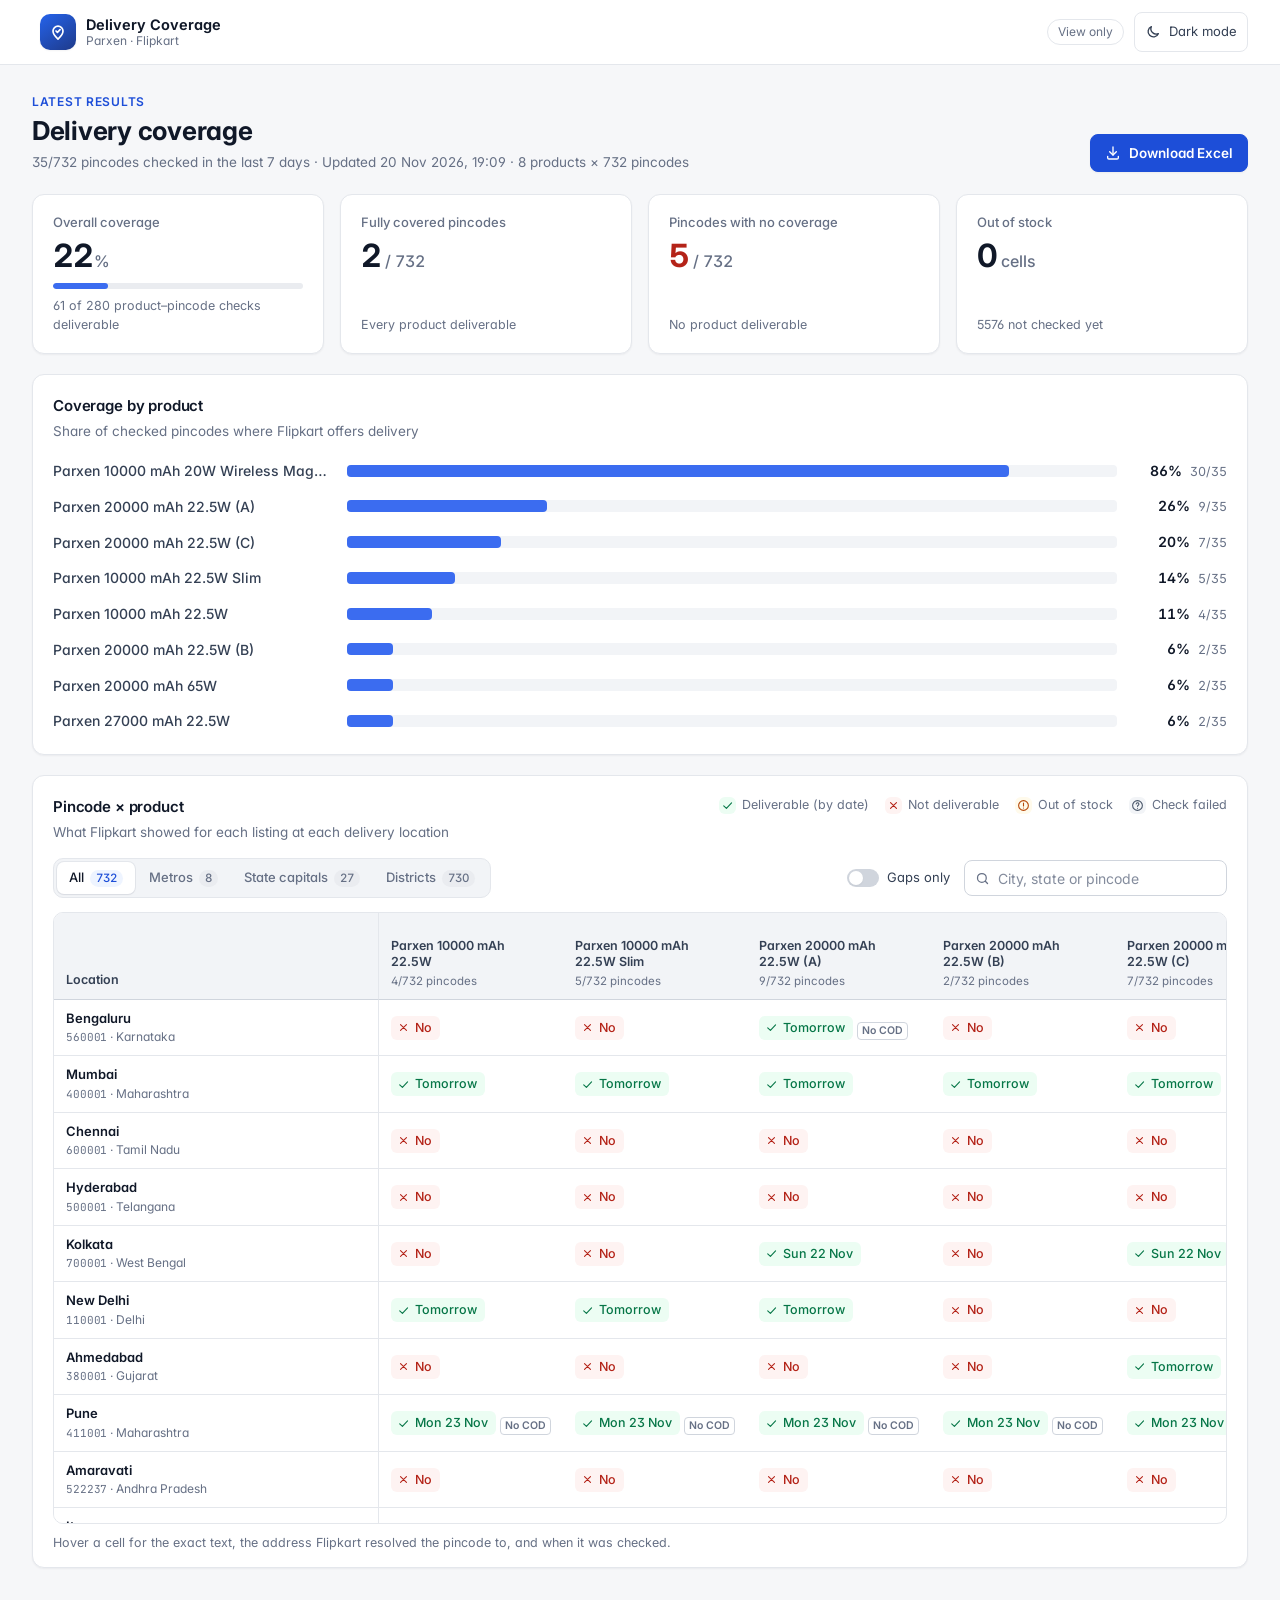
<file: site/index.html>
<!doctype html>
<html lang="en" data-theme="light">
<head>
  <meta charset="utf-8">
  <meta name="viewport" content="width=device-width, initial-scale=1">
  <meta name="robots" content="noindex, nofollow">
  <title>Delivery Coverage</title>
  <script>
    try { if (localStorage.getItem('theme') === 'dark') document.documentElement.dataset.theme = 'dark'; } catch (e) {}
  </script>
  <link rel="preconnect" href="https://fonts.googleapis.com">
  <link rel="preconnect" href="https://fonts.gstatic.com" crossorigin>
  <link rel="stylesheet" href="https://fonts.googleapis.com/css2?family=Inter:wght@400;500;600;700&family=JetBrains+Mono:wght@500&display=swap">
  <link rel="stylesheet" href="style.css">
  <link rel="icon" href="data:image/svg+xml,%3Csvg xmlns='http://www.w3.org/2000/svg' viewBox='0 0 32 32'%3E%3Crect width='32' height='32' rx='8' fill='%231d4ed8'/%3E%3Cpath d='M16 26s-7-6.2-7-11.2a7 7 0 0 1 14 0C23 19.8 16 26 16 26z' fill='none' stroke='white' stroke-width='2.2'/%3E%3C/svg%3E">
  <style>
    /* hosted, read-only layout: a top bar instead of the admin sidebar */
    .topbar { position: sticky; top: 0; z-index: 20; display: flex; align-items: center; justify-content: space-between;
      gap: 12px; padding: 10px 32px; background: var(--surface); border-bottom: 1px solid var(--border); }
    .topbar .theme-btn { width: auto; }
    .ro-badge { display: inline-flex; align-items: center; gap: 6px; font-size: 12px; color: var(--muted);
      border: 1px solid var(--border); border-radius: 999px; padding: 3px 10px; }
    .wrap { margin: 0 auto; }
    .load-error { padding: 48px 24px; text-align: center; }
    @media (max-width: 860px) { .topbar { padding: 10px 16px; } .ro-badge { display: none; } }
  </style>
</head>
<body>
  <header class="topbar">
    <span class="brand">
      <span class="brand-mark"><svg class="ico" width="20" height="20" viewBox="0 0 24 24" fill="none" stroke="currentColor" stroke-width="2" stroke-linecap="round" stroke-linejoin="round" aria-hidden="true"><path d="M12 20.5s-6-5.3-6-9.6a6 6 0 0 1 12 0c0 4.3-6 9.6-6 9.6z"/><path d="m9.6 10.8 1.7 1.7 3.2-3.4"/></svg></span>
      <span class="brand-text"><b>Delivery Coverage</b><small>Parxen · Flipkart</small></span>
    </span>
    <span style="display:flex;align-items:center;gap:10px">
      <span class="ro-badge">View only</span>
      <button class="theme-btn" type="button" id="themeBtn" aria-label="Switch colour theme">
        <span class="t-light"><svg class="ico" width="16" height="16" viewBox="0 0 24 24" fill="none" stroke="currentColor" stroke-width="2" stroke-linecap="round" stroke-linejoin="round" aria-hidden="true"><path d="M20 14.5A8 8 0 0 1 9.5 4a8 8 0 1 0 10.5 10.5z"/></svg> Dark mode</span>
        <span class="t-dark"><svg class="ico" width="16" height="16" viewBox="0 0 24 24" fill="none" stroke="currentColor" stroke-width="2" stroke-linecap="round" stroke-linejoin="round" aria-hidden="true"><circle cx="12" cy="12" r="4"/><path d="M12 2v2M12 20v2M4.9 4.9l1.4 1.4M17.7 17.7l1.4 1.4M2 12h2M20 12h2M4.9 19.1l1.4-1.4M17.7 6.3l1.4-1.4"/></svg> Day mode</span>
      </button>
    </span>
  </header>
  <main class="main wrap" id="app">
    <p class="muted" style="padding:40px 0">Loading the latest results…</p>
  </main>
  <script src="app.js"></script>
</body>
</html>
</file>
<file: site/style.css>
/* ============================================================ tokens */
:root, :root[data-theme="light"] {
  color-scheme: light;
  --bg: #f6f7f9;
  --surface: #ffffff;
  --surface-2: #f2f4f7;
  --surface-3: #eaecf0;
  --border: #e4e7ec;
  --border-strong: #d0d5dd;
  --text: #101828;
  --text-2: #344054;
  --muted: #667085;
  --accent: #1d4ed8;
  --accent-hover: #1e40af;
  --accent-soft: #eef4ff;
  --accent-ink: #ffffff;
  --bar: #3b6cf0;
  --ok: #067647;   --ok-bg: #ecfdf3;   --ok-line: #abefc6;
  --no: #b42318;   --no-bg: #fef3f2;   --no-line: #fecdca;
  --warn: #b54708; --warn-bg: #fffaeb; --warn-line: #fedf89;
  --err: #475467;  --err-bg: #f2f4f7;  --err-line: #d0d5dd;
  --metro: #5925dc; --metro-bg: #f4f3ff;
  --capital: #026aa2; --capital-bg: #f0f9ff;
  --shadow: 0 1px 2px rgba(16, 24, 40, .05);
  --shadow-lg: 0 12px 24px -6px rgba(16, 24, 40, .12), 0 4px 8px -4px rgba(16, 24, 40, .06);
  --radius: 12px;
  --radius-sm: 8px;
  --side-w: 248px;
}
:root[data-theme="dark"] {
  color-scheme: dark;
  --bg: #0c111d;
  --surface: #161b26;
  --surface-2: #1f242f;
  --surface-3: #262c38;
  --border: #2a303c;
  --border-strong: #353c4a;
  --text: #f5f5f6;
  --text-2: #cecfd2;
  --muted: #94969c;
  --accent: #528bff;
  --accent-hover: #6d9dff;
  --accent-soft: #172443;
  --accent-ink: #0c111d;
  --bar: #528bff;
  --ok: #47cd89;   --ok-bg: #0c2a1c;   --ok-line: #11553a;
  --no: #f97066;   --no-bg: #2d1414;   --no-line: #5c1d16;
  --warn: #fdb022; --warn-bg: #2e2109; --warn-line: #5f3a0c;
  --err: #94969c;  --err-bg: #1f242f;  --err-line: #353c4a;
  --metro: #a48afb; --metro-bg: #231a46;
  --capital: #7cd4fd; --capital-bg: #0b2a3c;
  --shadow: 0 1px 2px rgba(0, 0, 0, .3);
  --shadow-lg: 0 12px 24px -6px rgba(0, 0, 0, .5);
}

/* ============================================================ base */
* { box-sizing: border-box; }
html, body { margin: 0; }
body {
  background: var(--bg); color: var(--text);
  font: 14px/1.5 "Inter", "Segoe UI", system-ui, -apple-system, sans-serif;
  font-feature-settings: "cv11", "ss01"; -webkit-font-smoothing: antialiased;
}
h1, h2 { margin: 0; letter-spacing: -0.01em; }
h1 { font-size: 26px; font-weight: 700; line-height: 1.25; }
h2 { font-size: 15px; font-weight: 600; }
p { margin: 0; }
a { color: inherit; }
.mono { font-family: "JetBrains Mono", Consolas, ui-monospace, monospace; font-size: .92em; letter-spacing: -0.01em; }
.muted { color: var(--muted); }
.danger-text { color: var(--no) !important; }
.warn-text { color: var(--warn) !important; }
.sr { position: absolute; width: 1px; height: 1px; overflow: hidden; clip: rect(0 0 0 0); }
.ico { flex: none; display: inline-block; vertical-align: middle; }
[hidden] { display: none !important; }
:focus-visible { outline: 2px solid var(--accent); outline-offset: 2px; border-radius: 6px; }

/* ============================================================ shell */
.shell { display: grid; grid-template-columns: var(--side-w) minmax(0, 1fr); min-height: 100vh; }
.side {
  position: sticky; top: 0; height: 100vh; display: flex; flex-direction: column; gap: 20px;
  padding: 20px 14px; background: var(--surface); border-right: 1px solid var(--border);
}
.brand { display: flex; align-items: center; gap: 10px; text-decoration: none; padding: 4px 8px; }
.brand-mark {
  width: 36px; height: 36px; border-radius: 10px; display: grid; place-items: center;
  background: linear-gradient(145deg, #2563eb, #1e3a8a); color: #fff; box-shadow: var(--shadow);
}
.brand-text { display: flex; flex-direction: column; line-height: 1.2; }
.brand-text b { font-size: 14.5px; font-weight: 650; }
.brand-text small { color: var(--muted); font-size: 12px; }
.nav { display: flex; flex-direction: column; gap: 2px; }
.nav a {
  display: flex; align-items: center; gap: 10px; padding: 9px 10px; border-radius: var(--radius-sm);
  color: var(--text-2); text-decoration: none; font-weight: 500;
}
.nav a .ico { color: var(--muted); }
.nav a:hover { background: var(--surface-2); color: var(--text); }
.nav a.on { background: var(--accent-soft); color: var(--accent); }
.nav a.on .ico { color: var(--accent); }
.side-foot { margin-top: auto; display: flex; flex-direction: column; gap: 8px; }
.live {
  display: flex; align-items: center; gap: 8px; padding: 8px 10px; border-radius: var(--radius-sm);
  background: var(--accent-soft); color: var(--accent); text-decoration: none; font-size: 13px; font-weight: 500;
}
.pulse { width: 8px; height: 8px; border-radius: 50%; background: currentColor; position: relative; flex: none; }
.pulse::after { content: ""; position: absolute; inset: -4px; border-radius: 50%; border: 2px solid currentColor; opacity: 0; animation: ping 1.6s ease-out infinite; }
@keyframes ping { 0% { transform: scale(.5); opacity: .7; } 100% { transform: scale(1.4); opacity: 0; } }
.theme-btn {
  display: flex; align-items: center; justify-content: flex-start; gap: 8px; width: 100%;
  padding: 9px 10px; border-radius: var(--radius-sm); border: 1px solid var(--border);
  background: transparent; color: var(--text-2); font: inherit; font-size: 13px; cursor: pointer;
}
.theme-btn:hover { background: var(--surface-2); }
.theme-btn span { display: inline-flex; align-items: center; gap: 8px; }
:root[data-theme="dark"] .t-light, :root:not([data-theme="dark"]) .t-dark { display: none; }

.main { padding: 28px 32px 48px; min-width: 0; max-width: 1480px; width: 100%; }

/* ============================================================ page head */
.page-head { display: flex; justify-content: space-between; align-items: flex-end; gap: 16px 24px; flex-wrap: wrap; margin-bottom: 22px; }
.eyebrow { font-size: 12px; font-weight: 600; letter-spacing: .06em; text-transform: uppercase; color: var(--accent); margin-bottom: 4px; }
.sub { color: var(--muted); font-size: 13.5px; margin-top: 4px; }
.page-head .sub { display: flex; align-items: center; gap: 6px; flex-wrap: wrap; }
.head-actions { display: flex; gap: 8px; flex-wrap: wrap; }
.head-actions form { margin: 0; }

/* ============================================================ buttons & badges */
.btn {
  display: inline-flex; align-items: center; justify-content: center; gap: 8px;
  height: 38px; padding: 0 14px; border-radius: var(--radius-sm); border: 1px solid var(--border-strong);
  background: var(--surface); color: var(--text-2); font: inherit; font-weight: 600; font-size: 13.5px;
  cursor: pointer; text-decoration: none; white-space: nowrap; box-shadow: var(--shadow);
  transition: background .15s, border-color .15s, color .15s;
}
.btn:hover { background: var(--surface-2); color: var(--text); }
.btn.primary { background: var(--accent); border-color: var(--accent); color: var(--accent-ink); }
.btn.primary:hover { background: var(--accent-hover); border-color: var(--accent-hover); }
.btn.lg { height: 44px; padding: 0 20px; font-size: 14.5px; }
.btn.block { width: 100%; }
.btn.ghost { box-shadow: none; background: transparent; }
.btn.danger { color: var(--no); }
.btn.danger:hover { background: var(--no-bg); border-color: var(--no-line); }
.icon-btn {
  width: 32px; height: 32px; display: inline-grid; place-items: center; border-radius: var(--radius-sm);
  border: 1px solid transparent; background: transparent; color: var(--muted); cursor: pointer; text-decoration: none;
}
.icon-btn:hover { background: var(--surface-2); color: var(--text); border-color: var(--border); }
.icon-btn.danger:hover { color: var(--no); background: var(--no-bg); border-color: var(--no-line); }

.badge {
  display: inline-flex; align-items: center; gap: 4px; padding: 1px 8px; border-radius: 999px;
  font-size: 12px; font-weight: 500; line-height: 20px; white-space: nowrap;
  background: var(--err-bg); color: var(--err); border: 1px solid var(--err-line);
}
.b-done { background: var(--ok-bg); color: var(--ok); border-color: var(--ok-line); }
.b-running, .b-stopping { background: var(--accent-soft); color: var(--accent); border-color: transparent; }
.b-failed { background: var(--no-bg); color: var(--no); border-color: var(--no-line); }
.b-stopped { background: var(--warn-bg); color: var(--warn); border-color: var(--warn-line); }
.b-metro { background: var(--metro-bg); color: var(--metro); border-color: transparent; }
.b-capital { background: var(--capital-bg); color: var(--capital); border-color: transparent; }

/* ============================================================ cards */
.card { background: var(--surface); border: 1px solid var(--border); border-radius: var(--radius); box-shadow: var(--shadow); }
.panel { padding: 20px; margin-bottom: 20px; }
.panel-head { display: flex; justify-content: space-between; align-items: flex-start; gap: 12px 20px; flex-wrap: wrap; margin-bottom: 16px; }
.hint { color: var(--muted); font-size: 12.5px; margin-top: 10px; display: flex; align-items: center; gap: 6px; }

/* toasts */
.toasts { position: fixed; top: 18px; right: 18px; z-index: 50; display: flex; flex-direction: column; gap: 8px; }
.toast {
  display: flex; align-items: center; gap: 10px; padding: 11px 14px; max-width: 420px;
  background: var(--surface); border: 1px solid var(--border); border-left: 3px solid var(--accent);
  border-radius: var(--radius-sm); box-shadow: var(--shadow-lg); font-size: 13.5px; transition: opacity .4s, transform .4s;
}
.toast.ok { border-left-color: var(--ok); } .toast.ok .ico { color: var(--ok); }
.toast.warn { border-left-color: var(--warn); } .toast.warn .ico { color: var(--warn); }
.toast.info .ico { color: var(--accent); }
.toast.hide { opacity: 0; transform: translateY(-6px); pointer-events: none; }

/* ============================================================ progress */
.progress { padding: 16px 20px; margin-bottom: 20px; border-color: var(--accent-soft); }
.progress-top { display: flex; justify-content: space-between; gap: 12px; flex-wrap: wrap; margin-bottom: 10px; font-size: 13.5px; }
.live-label { display: inline-flex; align-items: center; gap: 10px; font-weight: 600; color: var(--accent); }
.bar { height: 8px; background: var(--surface-3); border-radius: 99px; overflow: hidden; }
.bar span { display: block; height: 100%; background: var(--accent); border-radius: 99px; transition: width .5s; }

/* ============================================================ KPIs */
.kpis { display: grid; grid-template-columns: repeat(4, minmax(0, 1fr)); gap: 16px; margin-bottom: 20px; }
.kpi { padding: 18px 20px; display: flex; flex-direction: column; gap: 6px; }
.kpi-label { color: var(--muted); font-size: 13px; font-weight: 500; }
.kpi-value { font-size: 32px; font-weight: 700; letter-spacing: -0.02em; line-height: 1.1; font-variant-numeric: tabular-nums; }
.kpi-value small { font-size: 16px; font-weight: 500; color: var(--muted); letter-spacing: 0; }
.kpi-foot { color: var(--muted); font-size: 12.5px; margin-top: auto; }
.meter { height: 6px; background: var(--surface-3); border-radius: 99px; overflow: hidden; margin: 4px 0 2px; }
.meter span { display: block; height: 100%; background: var(--bar); border-radius: 99px; }

/* ============================================================ coverage by product (horizontal bars) */
.hbars { list-style: none; margin: 0; padding: 0; display: flex; flex-direction: column; gap: 10px; }
.hbars li { display: grid; grid-template-columns: minmax(160px, 280px) minmax(0, 1fr) 96px; align-items: center; gap: 14px; padding: 2px 0; border-radius: 6px; }
.hbars li:hover .hb-track { background: var(--surface-3); }
.hb-name { font-weight: 500; color: var(--text-2); overflow: hidden; text-overflow: ellipsis; white-space: nowrap; }
.hb-track { height: 12px; background: var(--surface-2); border-radius: 4px; overflow: hidden; transition: background .15s; }
.hb-fill { display: block; height: 100%; background: var(--bar); border-radius: 0 4px 4px 0; min-width: 2px; }
.hb-val { text-align: right; font-variant-numeric: tabular-nums; white-space: nowrap; }
.hb-val b { font-weight: 600; }
.hb-val span { color: var(--muted); font-size: 12.5px; margin-left: 4px; }

/* ============================================================ legend / toolbar */
.legend { list-style: none; margin: 0; padding: 0; display: flex; gap: 6px 16px; flex-wrap: wrap; color: var(--muted); font-size: 12.5px; }
.legend li { display: inline-flex; align-items: center; gap: 6px; }
.legend .st { padding: 2px; }
.toolbar { display: flex; justify-content: space-between; align-items: center; gap: 12px; flex-wrap: wrap; margin-bottom: 14px; }
.toolbar.pad { padding: 16px 16px 0; }
.toolbar-right { display: flex; align-items: center; gap: 14px; flex-wrap: wrap; }
.seg { display: inline-flex; padding: 3px; background: var(--surface-2); border: 1px solid var(--border); border-radius: 10px; gap: 2px; flex-wrap: wrap; }
.seg button {
  border: 0; background: transparent; font: inherit; font-size: 13px; font-weight: 500; color: var(--muted);
  padding: 6px 12px; border-radius: 7px; cursor: pointer; display: inline-flex; gap: 6px; align-items: center;
}
.seg button span { font-size: 11.5px; color: var(--muted); background: var(--surface-3); padding: 0 6px; border-radius: 99px; font-variant-numeric: tabular-nums; }
.seg button:hover { color: var(--text); }
.seg button.on { background: var(--surface); color: var(--text); box-shadow: var(--shadow), 0 0 0 1px var(--border); }
.seg button.on span { background: var(--accent-soft); color: var(--accent); }
.search {
  display: inline-flex; align-items: center; gap: 8px; height: 36px; padding: 0 10px; min-width: 240px;
  background: var(--surface); border: 1px solid var(--border-strong); border-radius: var(--radius-sm); color: var(--muted);
}
.search:focus-within { border-color: var(--accent); box-shadow: 0 0 0 3px var(--accent-soft); }
.search input { border: 0; outline: 0; background: transparent; font: inherit; color: var(--text); width: 100%; }
.switch { display: inline-flex; align-items: center; gap: 8px; font-size: 13px; color: var(--text-2); cursor: pointer; user-select: none; }
.switch input { position: absolute; opacity: 0; width: 1px; height: 1px; }
.sw { width: 32px; height: 18px; background: var(--border-strong); border-radius: 99px; position: relative; transition: background .2s; flex: none; }
.sw::after { content: ""; position: absolute; top: 2px; left: 2px; width: 14px; height: 14px; border-radius: 50%; background: #fff; box-shadow: var(--shadow); transition: transform .2s; }
.switch input:checked + .sw { background: var(--accent); }
.switch input:checked + .sw::after { transform: translateX(14px); }
.switch input:focus-visible + .sw { outline: 2px solid var(--accent); outline-offset: 2px; }

/* ============================================================ matrix */
.grid-panel { padding-bottom: 14px; }
.matrix-wrap { overflow: auto; max-height: 68vh; border: 1px solid var(--border); border-radius: 10px; }
.matrix { border-collapse: separate; border-spacing: 0; width: 100%; font-size: 13px; }
.matrix th, .matrix td { border-bottom: 1px solid var(--border); padding: 9px 12px; text-align: left; white-space: nowrap; }
.matrix tbody tr:last-child > * { border-bottom: 0; }
.matrix thead th {
  position: sticky; top: 0; z-index: 2; background: var(--surface-2); vertical-align: bottom;
  font-weight: 600; font-size: 12.5px; color: var(--text-2); border-bottom: 1px solid var(--border-strong); min-width: 118px;
}
.th-name { display: block; white-space: normal; line-height: 1.3; max-width: 140px; }
.th-sub { display: block; font-weight: 400; color: var(--muted); font-size: 11.5px; margin-top: 2px; }
.matrix .sticky-col { position: sticky; left: 0; z-index: 1; background: var(--surface); border-right: 1px solid var(--border); min-width: 190px; }
.matrix thead .sticky-col { z-index: 3; background: var(--surface-2); }
.matrix tbody tr:hover > * { background: var(--surface-2); }
.th-wrap { display: flex; align-items: flex-end; justify-content: space-between; gap: 8px; }
.sticky-col .th-wrap { align-items: center; }
.rc { margin: 0; flex: none; }
.rc-btn {
  width: 26px; height: 26px; display: grid; place-items: center; border-radius: 6px; cursor: pointer;
  border: 1px solid transparent; background: transparent; color: var(--muted); opacity: .45; transition: opacity .15s, background .15s;
}
tr:hover .rc-btn, th:hover .rc-btn, .rc-btn:focus-visible { opacity: 1; }
.rc-btn:hover { background: var(--accent-soft); color: var(--accent); border-color: transparent; }
.loc-city { display: block; font-weight: 600; color: var(--text); }
.loc-sub { display: block; font-size: 12px; color: var(--muted); font-weight: 400; }
.cell { min-width: 118px; }
.st { display: inline-flex; align-items: center; gap: 5px; padding: 2px 8px 2px 6px; border-radius: 6px; font-size: 12.5px; font-weight: 500; line-height: 20px; }
.st.ok { background: var(--ok-bg); color: var(--ok); }
.st.no { background: var(--no-bg); color: var(--no); }
.st.warn { background: var(--warn-bg); color: var(--warn); }
.st.err { background: var(--err-bg); color: var(--err); }
.tag-mini { display: inline-block; margin-left: 4px; font-size: 10.5px; font-weight: 600; color: var(--muted); border: 1px solid var(--border-strong); border-radius: 4px; padding: 0 4px; vertical-align: middle; }
.pending .dots { display: inline-block; width: 28px; height: 6px; border-radius: 99px; background: linear-gradient(90deg, var(--surface-3) 25%, var(--surface-2) 50%, var(--surface-3) 75%); background-size: 200% 100%; animation: shimmer 1.4s infinite; }
@keyframes shimmer { to { background-position: -200% 0; } }
.num { text-align: right !important; font-variant-numeric: tabular-nums; }
.cov { min-width: 110px; }
.cov-txt { font-weight: 600; margin-right: 8px; }
.cov-txt.full { color: var(--ok); } .cov-txt.none { color: var(--no); }
.cov-bar { display: inline-block; width: 52px; height: 6px; background: var(--surface-3); border-radius: 99px; overflow: hidden; vertical-align: middle; }
.cov-bar span { display: block; height: 100%; background: var(--bar); border-radius: 99px; }
.no-rows { padding: 28px; text-align: center; color: var(--muted); }

/* ============================================================ tables */
.table-card { overflow: hidden; margin-bottom: 20px; }
.tbl { width: 100%; border-collapse: collapse; font-size: 13.5px; }
.tbl th { text-align: left; font-size: 12px; font-weight: 600; color: var(--muted); background: var(--surface-2); padding: 10px 16px; border-bottom: 1px solid var(--border); white-space: nowrap; }
.toolbar.pad + .tbl { margin-top: 14px; border-top: 1px solid var(--border); }
.tbl td { padding: 12px 16px; border-bottom: 1px solid var(--border); vertical-align: middle; }
.tbl tbody tr:last-child td { border-bottom: 0; }
.tbl tbody tr:hover td { background: var(--surface-2); }
.tbl tr.is-off td > * { opacity: .55; }
.th-note { font-weight: 400; color: var(--muted); }
.actions-col { width: 1%; }
/* keep these as real table cells (display:flex on a <td> breaks row borders/heights) */
.tbl td.row-actions, .tbl td.tags { display: table-cell; }
.row-actions { text-align: right; white-space: nowrap; }
.row-actions > form, .row-actions > a { display: inline-block; margin: 0 0 0 2px; vertical-align: middle; }
.empty-row { text-align: center; color: var(--muted); padding: 32px !important; }
.tags .badge { margin: 2px 6px 2px 0; }
.strong-link { font-weight: 600; color: var(--accent); text-decoration: none; }
.strong-link:hover { text-decoration: underline; }
.id-link { display: inline-flex; align-items: center; gap: 6px; color: var(--text-2); text-decoration: none; }
.id-link .ico { color: var(--muted); }
.id-link:hover { color: var(--accent); } .id-link:hover .ico { color: var(--accent); }
.cov-inline { display: inline-flex; align-items: center; gap: 8px; justify-content: flex-end; }
.cov-inline b { font-weight: 600; min-width: 34px; }
.rename { display: flex; align-items: center; gap: 4px; margin: 0; }
.rename input {
  font: inherit; font-weight: 600; color: var(--text); background: transparent; border: 1px solid transparent;
  border-radius: 6px; padding: 5px 8px; margin-left: -8px; width: 100%; max-width: 340px;
}
.rename input:hover { border-color: var(--border); }
.rename input:focus { outline: 0; border-color: var(--accent); background: var(--surface); box-shadow: 0 0 0 3px var(--accent-soft); }
.rename .save { opacity: 0; }
.rename:focus-within .save { opacity: 1; color: var(--accent); }

/* ============================================================ forms */
.add-form { display: flex; align-items: flex-end; gap: 14px; padding: 16px 18px; margin-bottom: 20px; flex-wrap: wrap; }
.add-ico { width: 38px; height: 38px; border-radius: 10px; display: grid; place-items: center; background: var(--accent-soft); color: var(--accent); flex: none; }
.field { display: flex; flex-direction: column; gap: 6px; font-size: 13px; font-weight: 500; color: var(--text-2); min-width: 200px; }
.field em { font-style: normal; color: var(--muted); font-weight: 400; }
.field.grow { flex: 1 1 360px; }
input:not([type=checkbox]):not([type=radio]):not([type=file]), select, textarea {
  font: inherit; font-size: 14px; color: var(--text); background: var(--surface);
  border: 1px solid var(--border-strong); border-radius: var(--radius-sm); padding: 8px 11px; height: 38px;
}
.search input[type=search] { height: 34px !important; padding: 0 !important; border: 0 !important; box-shadow: none !important; background: transparent !important; }
.tbl .rename input[name="name"] { height: 32px; min-width: 250px; border-color: transparent; background: transparent; }
.table-card { overflow-x: auto; }
.tbl td { white-space: nowrap; }
.tbl .rename input[name="name"]:hover { border-color: var(--border); }
.tbl .rename input[name="name"]:focus { border-color: var(--accent); background: var(--surface); }
textarea { height: auto !important; resize: vertical; width: 100%; line-height: 1.5; }
input:focus, select:focus, textarea:focus { outline: 0; border-color: var(--accent) !important; box-shadow: 0 0 0 3px var(--accent-soft); }
::placeholder { color: var(--muted); opacity: .8; }

.split { display: grid; grid-template-columns: minmax(0, 1fr) 320px; gap: 20px; align-items: start; }
.side-card { padding: 20px; position: sticky; top: 20px; }
.side-card h2 { margin-bottom: 2px; }
.stack { display: flex; flex-direction: column; gap: 10px; margin-top: 14px; }
.file {
  display: flex; align-items: center; justify-content: center; gap: 8px; padding: 10px; cursor: pointer;
  border: 1px dashed var(--border-strong); border-radius: var(--radius-sm); color: var(--text-2); font-weight: 500; font-size: 13.5px;
}
.file:hover { border-color: var(--accent); color: var(--accent); background: var(--accent-soft); }
.file input { position: absolute; opacity: 0; width: 1px; height: 1px; }
.file-name { margin-top: -4px; }
.danger-zone { margin-top: 16px; padding-top: 16px; border-top: 1px solid var(--border); }

.settings-grid { display: grid; grid-template-columns: repeat(2, minmax(0, 1fr)); gap: 20px; align-items: start; }
.settings-grid .panel { margin: 0; }
.settings-grid h2 { margin-bottom: 4px; }
.choice-list { display: flex; flex-direction: column; gap: 8px; margin: 14px 0 16px; }
.choice {
  display: flex; gap: 12px; align-items: flex-start; padding: 12px 14px; border: 1px solid var(--border);
  border-radius: 10px; cursor: pointer; transition: border-color .15s, background .15s;
}
.choice:hover { border-color: var(--border-strong); }
.choice:has(input:checked) { border-color: var(--accent); background: var(--accent-soft); }
.choice input { margin-top: 3px; accent-color: var(--accent); }
.choice b { display: block; font-weight: 600; }
.choice small { color: var(--muted); font-size: 12.5px; }
.field-row { display: flex; gap: 12px; flex-wrap: wrap; margin-top: 14px; }
.field-row .field { flex: 1 1 160px; min-width: 140px; }
.estimate { display: flex; gap: 12px; align-items: center; margin-top: 18px; padding: 12px 14px; border-radius: 10px; background: var(--surface-2); color: var(--accent); }
.estimate p { color: var(--text); font-size: 13.5px; }
.form-foot { grid-column: 1 / -1; display: flex; justify-content: flex-end; gap: 10px; }

/* empty state */
.empty { padding: 56px 24px; text-align: center; }
.empty-ico { width: 56px; height: 56px; margin: 0 auto 14px; border-radius: 14px; display: grid; place-items: center; background: var(--accent-soft); color: var(--accent); }
.empty h2 { font-size: 18px; }
.empty p { color: var(--muted); max-width: 500px; margin: 8px auto 22px; }

/* ============================================================ responsive */
@media (max-width: 1180px) {
  .kpis { grid-template-columns: repeat(2, minmax(0, 1fr)); }
  .split, .settings-grid { grid-template-columns: minmax(0, 1fr); }
  .side-card { position: static; }
}
@media (max-width: 860px) {
  .shell { grid-template-columns: minmax(0, 1fr); }
  .side { position: sticky; top: 0; z-index: 20; height: auto; flex-direction: row; align-items: center; gap: 10px; padding: 10px 16px; border-right: 0; border-bottom: 1px solid var(--border); overflow-x: auto; }
  .brand-text small { display: none; }
  .nav { flex-direction: row; }
  .nav a span { display: none; }
  .side-foot { margin: 0 0 0 auto; flex-direction: row; }
  .theme-btn { width: auto; }
  .theme-btn span { font-size: 0; gap: 0; }
  .live { font-size: 0; gap: 0; }
  .main { padding: 20px 16px 40px; }
  h1 { font-size: 22px; }
  .hbars li { grid-template-columns: minmax(0, 1fr) 90px; }
  .hb-track { grid-column: 1 / -1; grid-row: 2; }
  .search { min-width: 0; width: 100%; }
  .toolbar-right { width: 100%; }
}
@media (max-width: 520px) {
  .brand-text { display: none; }
  .side { gap: 6px; padding: 8px 12px; }
  .nav a { padding: 8px; }
  .kpis { gap: 10px; }
  .kpi { padding: 14px; }
  .kpi-value { font-size: 26px; }
  .kpi-foot { font-size: 12px; }
  .tbl th:nth-child(2), .tbl td:nth-child(2) { display: none; }
}

.district-box { margin-top: 20px; padding-top: 18px; border-top: 1px solid var(--border); display: flex; flex-direction: column; gap: 8px; }
.district-box h2 { margin: 0; }
</file>
